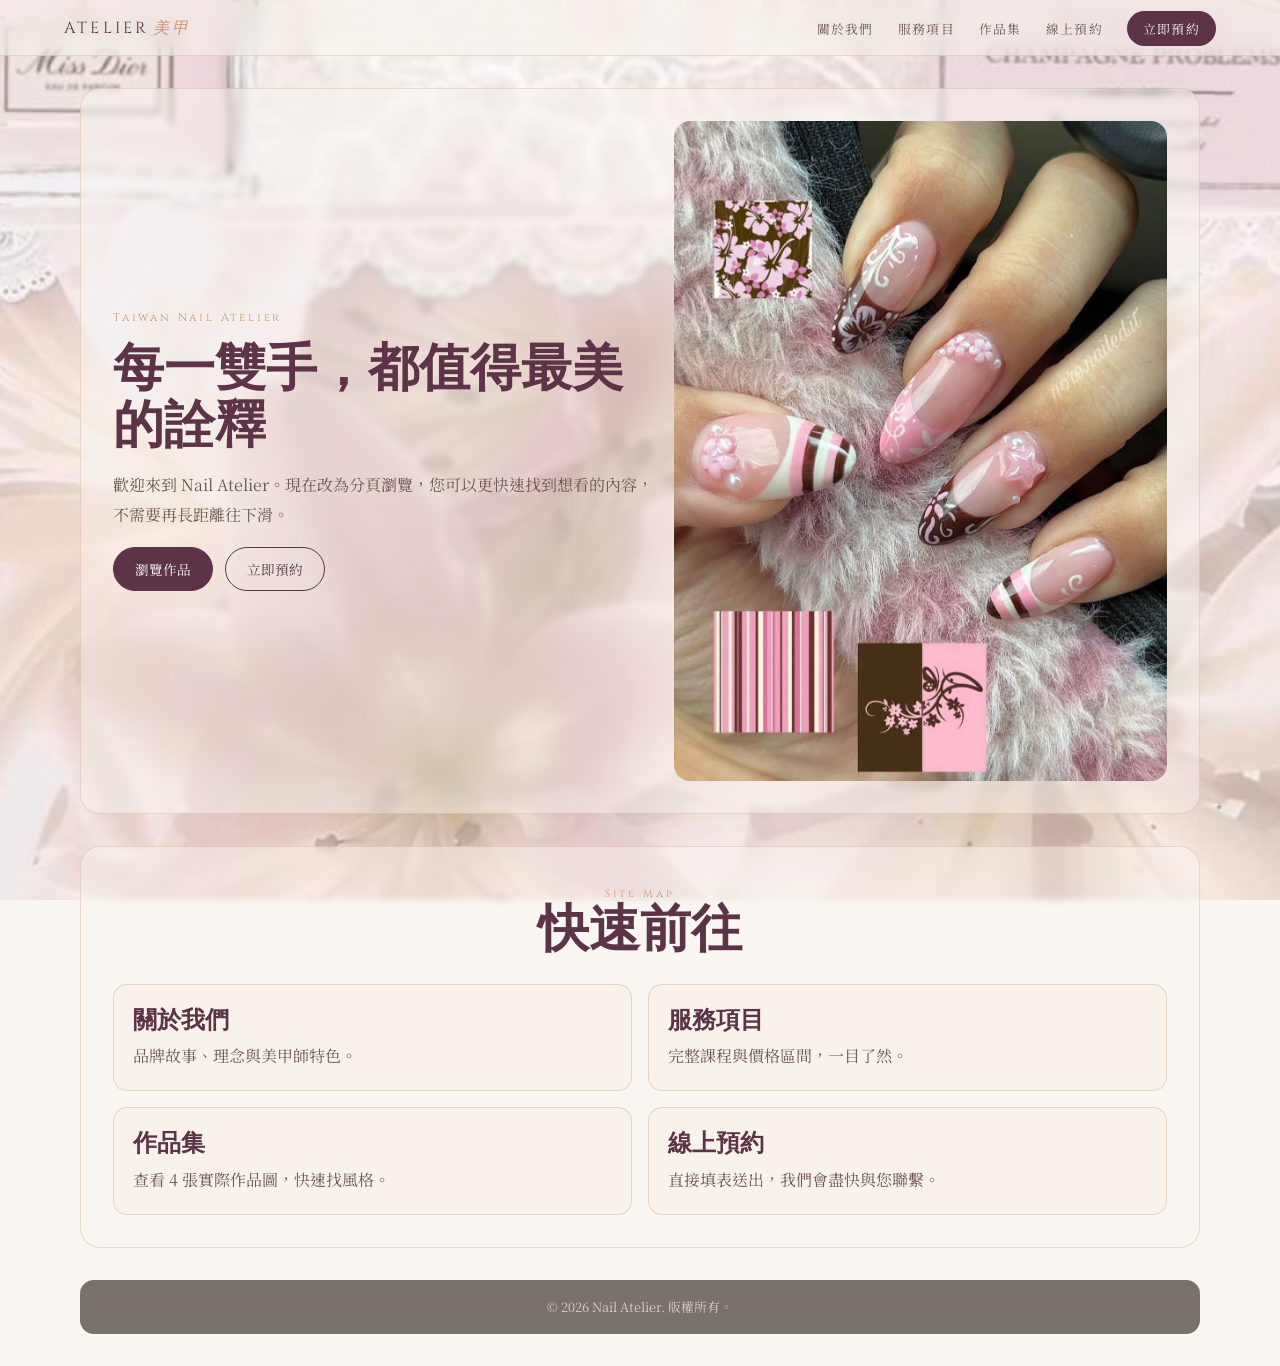
<file: index.html>
<!DOCTYPE html>
<html lang="zh-Hant">
<head>
  <meta charset="UTF-8" />
  <meta name="viewport" content="width=device-width, initial-scale=1.0" />
  <title>美甲沙龍 | Nail Atelier</title>
  <link rel="preconnect" href="https://fonts.googleapis.com" />
  <link rel="preconnect" href="https://fonts.gstatic.com" crossorigin />
  <link href="https://fonts.googleapis.com/css2?family=Cormorant+Garamond:ital,wght@0,300;0,400;0,500;1,300;1,400&family=Noto+Serif+TC:wght@300;400;500;600&family=Cinzel:wght@400;500&display=swap" rel="stylesheet" />
  <link rel="stylesheet" href="styles.css" />
</head>
<body>
  <nav>
    <a href="Nail_Salon.html" class="nav-logo">ATELIER<span>美甲</span></a>
    <ul class="nav-links">
      <li><a href="about.html">關於我們</a></li>
      <li><a href="services.html">服務項目</a></li>
      <li><a href="gallery.html">作品集</a></li>
      <li><a href="booking.html">線上預約</a></li>
      <li><a href="booking.html" class="nav-cta">立即預約</a></li>
    </ul>
  </nav>

  <main>
    <section class="hero page-shell">
      <div class="hero-left">
        <p class="hero-eyebrow">Taiwan Nail Atelier</p>
        <h1 class="hero-title">每一雙手，都值得最美的詮釋</h1>
        <p class="hero-subtitle">歡迎來到 Nail Atelier。現在改為分頁瀏覽，您可以更快速找到想看的內容，不需要再長距離往下滑。</p>
        <div class="hero-actions">
          <a href="gallery.html" class="btn-primary">瀏覽作品</a>
          <a href="booking.html" class="btn-secondary">立即預約</a>
        </div>
      </div>
      <div class="hero-right">
        <img src="Pictures/Nail_Pictures/nail1.png" alt="Nail Art Hero" />
      </div>
    </section>

    <section class="page-shell quick-links">
      <div class="section-header">
        <span class="section-tag">Site Map</span>
        <h2 class="section-title">快速前往</h2>
      </div>
      <div class="card-grid">
        <a class="panel-card" href="about.html">
          <h3>關於我們</h3>
          <p>品牌故事、理念與美甲師特色。</p>
        </a>
        <a class="panel-card" href="services.html">
          <h3>服務項目</h3>
          <p>完整課程與價格區間，一目了然。</p>
        </a>
        <a class="panel-card" href="gallery.html">
          <h3>作品集</h3>
          <p>查看 4 張實際作品圖，快速找風格。</p>
        </a>
        <a class="panel-card" href="booking.html">
          <h3>線上預約</h3>
          <p>直接填表送出，我們會盡快與您聯繫。</p>
        </a>
      </div>
    </section>
  </main>

  <footer>
    <p class="footer-copy">&copy; <span id="year"></span> Nail Atelier. 版權所有。</p>
  </footer>

  <script src="script.js"></script>
</body>
</html>
</file>
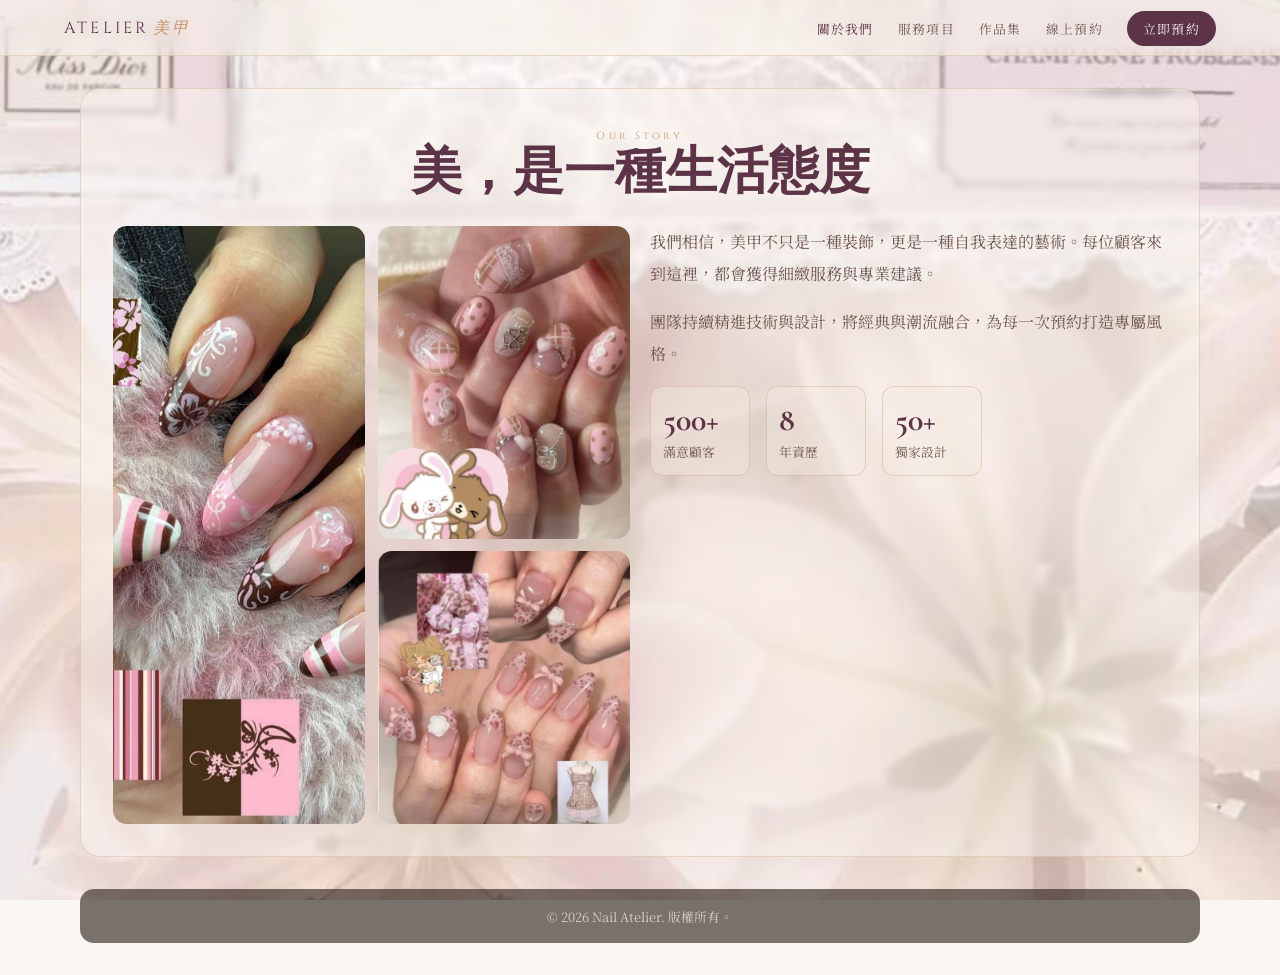
<file: about.html>
<!DOCTYPE html>
<html lang="zh-Hant">
<head>
  <meta charset="UTF-8" />
  <meta name="viewport" content="width=device-width, initial-scale=1.0" />
  <title>關於我們 | Nail Atelier</title>
  <link rel="preconnect" href="https://fonts.googleapis.com" />
  <link rel="preconnect" href="https://fonts.gstatic.com" crossorigin />
  <link href="https://fonts.googleapis.com/css2?family=Cormorant+Garamond:ital,wght@0,300;0,400;0,500;1,300;1,400&family=Noto+Serif+TC:wght@300;400;500;600&family=Cinzel:wght@400;500&display=swap" rel="stylesheet" />
  <link rel="stylesheet" href="styles.css" />
</head>
<body>
  <nav>
    <a href="Nail_Salon.html" class="nav-logo">ATELIER<span>美甲</span></a>
    <ul class="nav-links">
      <li><a class="active" href="about.html">關於我們</a></li>
      <li><a href="services.html">服務項目</a></li>
      <li><a href="gallery.html">作品集</a></li>
      <li><a href="booking.html">線上預約</a></li>
      <li><a href="booking.html" class="nav-cta">立即預約</a></li>
    </ul>
  </nav>

  <main class="page-shell single-page">
    <div class="section-header">
      <span class="section-tag">Our Story</span>
      <h1 class="section-title">美，是一種生活態度</h1>
    </div>

    <section class="about-layout">
      <div class="about-image-grid">
        <div class="about-img-box tall"><img src="Pictures/Nail_Pictures/nail1.png" alt="Nail Art 1" /></div>
        <div class="about-img-box"><img src="Pictures/Nail_Pictures/nail2.png" alt="Nail Art 2" /></div>
        <div class="about-img-box"><img src="Pictures/Nail_Pictures/nail3.png" alt="Nail Art 3" /></div>
      </div>
      <div>
        <p>我們相信，美甲不只是一種裝飾，更是一種自我表達的藝術。每位顧客來到這裡，都會獲得細緻服務與專業建議。</p>
        <p>團隊持續精進技術與設計，將經典與潮流融合，為每一次預約打造專屬風格。</p>
        <div class="stat-row">
          <div><strong>500+</strong><span>滿意顧客</span></div>
          <div><strong>8</strong><span>年資歷</span></div>
          <div><strong>50+</strong><span>獨家設計</span></div>
        </div>
      </div>
    </section>
  </main>

  <footer>
    <p class="footer-copy">&copy; <span id="year"></span> Nail Atelier. 版權所有。</p>
  </footer>

  <script src="script.js"></script>
</body>
</html>
</file>
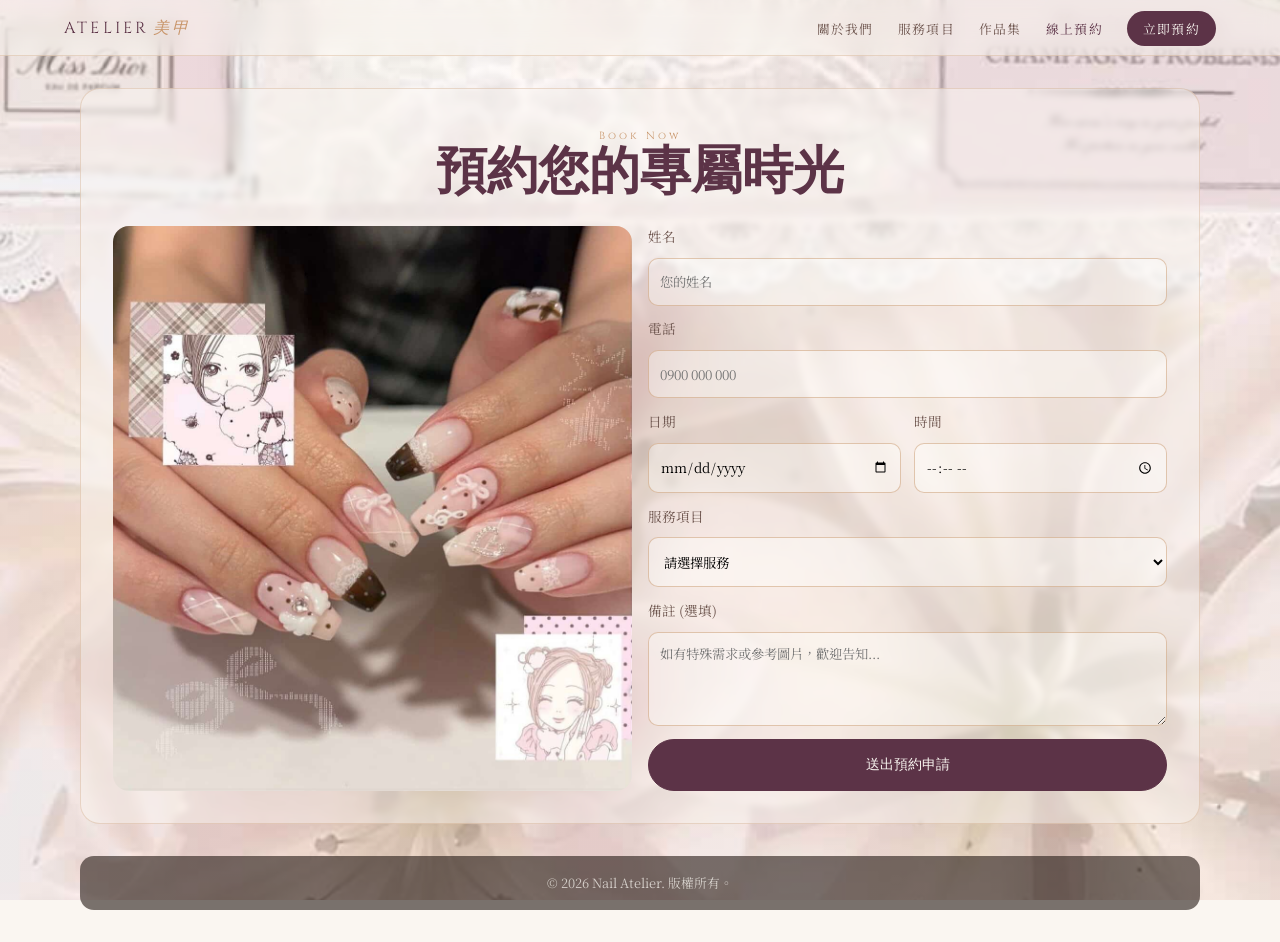
<file: booking.html>
<!DOCTYPE html>
<html lang="zh-Hant">
<head>
  <meta charset="UTF-8" />
  <meta name="viewport" content="width=device-width, initial-scale=1.0" />
  <title>線上預約 | Nail Atelier</title>
  <link rel="preconnect" href="https://fonts.googleapis.com" />
  <link rel="preconnect" href="https://fonts.gstatic.com" crossorigin />
  <link href="https://fonts.googleapis.com/css2?family=Cormorant+Garamond:ital,wght@0,300;0,400;0,500;1,300;1,400&family=Noto+Serif+TC:wght@300;400;500;600&family=Cinzel:wght@400;500&display=swap" rel="stylesheet" />
  <link rel="stylesheet" href="styles.css" />
</head>
<body>
  <nav>
    <a href="Nail_Salon.html" class="nav-logo">ATELIER<span>美甲</span></a>
    <ul class="nav-links">
      <li><a href="about.html">關於我們</a></li>
      <li><a href="services.html">服務項目</a></li>
      <li><a href="gallery.html">作品集</a></li>
      <li><a class="active" href="booking.html">線上預約</a></li>
      <li><a href="booking.html" class="nav-cta">立即預約</a></li>
    </ul>
  </nav>

  <main class="page-shell single-page">
    <div class="section-header">
      <span class="section-tag">Book Now</span>
      <h1 class="section-title">預約您的專屬時光</h1>
    </div>

    <section class="booking-layout">
      <div class="booking-image-wrap">
        <img src="Pictures/Nail_Pictures/nail4.png" alt="Booking" />
      </div>
      <form class="booking-form" id="booking-form">
        <label>姓名<input type="text" placeholder="您的姓名" required /></label>
        <label>電話<input type="tel" placeholder="0900 000 000" required /></label>
        <div class="form-row">
          <label>日期<input type="date" required /></label>
          <label>時間<input type="time" required /></label>
        </div>
        <label>服務項目
          <select required>
            <option value="">請選擇服務</option>
            <option>凝膠美甲</option>
            <option>藝術彩繪</option>
            <option>水晶延甲</option>
            <option>美甲護理</option>
            <option>漸層渲染</option>
            <option>婚慶專案</option>
          </select>
        </label>
        <label>備註 (選填)<textarea placeholder="如有特殊需求或參考圖片，歡迎告知..."></textarea></label>
        <button class="btn-primary" type="submit">送出預約申請</button>
      </form>
    </section>
  </main>

  <footer>
    <p class="footer-copy">&copy; <span id="year"></span> Nail Atelier. 版權所有。</p>
  </footer>

  <script src="script.js"></script>
</body>
</html>
</file>
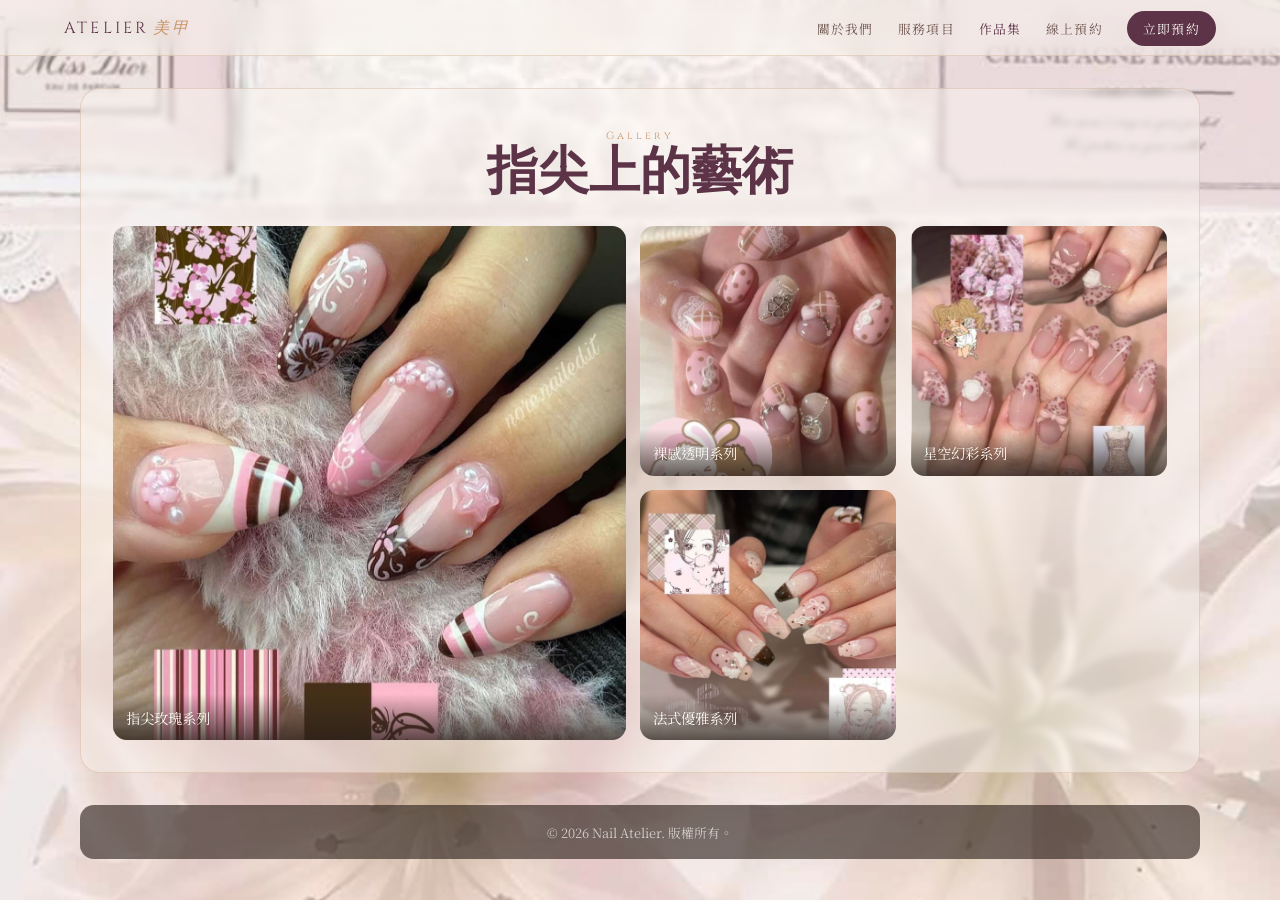
<file: gallery.html>
<!DOCTYPE html>
<html lang="zh-Hant">
<head>
  <meta charset="UTF-8" />
  <meta name="viewport" content="width=device-width, initial-scale=1.0" />
  <title>作品集 | Nail Atelier</title>
  <link rel="preconnect" href="https://fonts.googleapis.com" />
  <link rel="preconnect" href="https://fonts.gstatic.com" crossorigin />
  <link href="https://fonts.googleapis.com/css2?family=Cormorant+Garamond:ital,wght@0,300;0,400;0,500;1,300;1,400&family=Noto+Serif+TC:wght@300;400;500;600&family=Cinzel:wght@400;500&display=swap" rel="stylesheet" />
  <link rel="stylesheet" href="styles.css" />
</head>
<body>
  <nav>
    <a href="Nail_Salon.html" class="nav-logo">ATELIER<span>美甲</span></a>
    <ul class="nav-links">
      <li><a href="about.html">關於我們</a></li>
      <li><a href="services.html">服務項目</a></li>
      <li><a class="active" href="gallery.html">作品集</a></li>
      <li><a href="booking.html">線上預約</a></li>
      <li><a href="booking.html" class="nav-cta">立即預約</a></li>
    </ul>
  </nav>

  <main class="page-shell single-page">
    <div class="section-header">
      <span class="section-tag">Gallery</span>
      <h1 class="section-title">指尖上的藝術</h1>
    </div>

    <section class="gallery-grid">
      <figure class="gallery-card large"><img src="Pictures/Nail_Pictures/nail1.png" alt="Nail Art 1" /><figcaption>指尖玫瑰系列</figcaption></figure>
      <figure class="gallery-card"><img src="Pictures/Nail_Pictures/nail2.png" alt="Nail Art 2" /><figcaption>裸感透明系列</figcaption></figure>
      <figure class="gallery-card"><img src="Pictures/Nail_Pictures/nail3.png" alt="Nail Art 3" /><figcaption>星空幻彩系列</figcaption></figure>
      <figure class="gallery-card"><img src="Pictures/Nail_Pictures/nail4.png" alt="Nail Art 4" /><figcaption>法式優雅系列</figcaption></figure>
    </section>
  </main>

  <footer>
    <p class="footer-copy">&copy; <span id="year"></span> Nail Atelier. 版權所有。</p>
  </footer>

  <script src="script.js"></script>
</body>
</html>
</file>
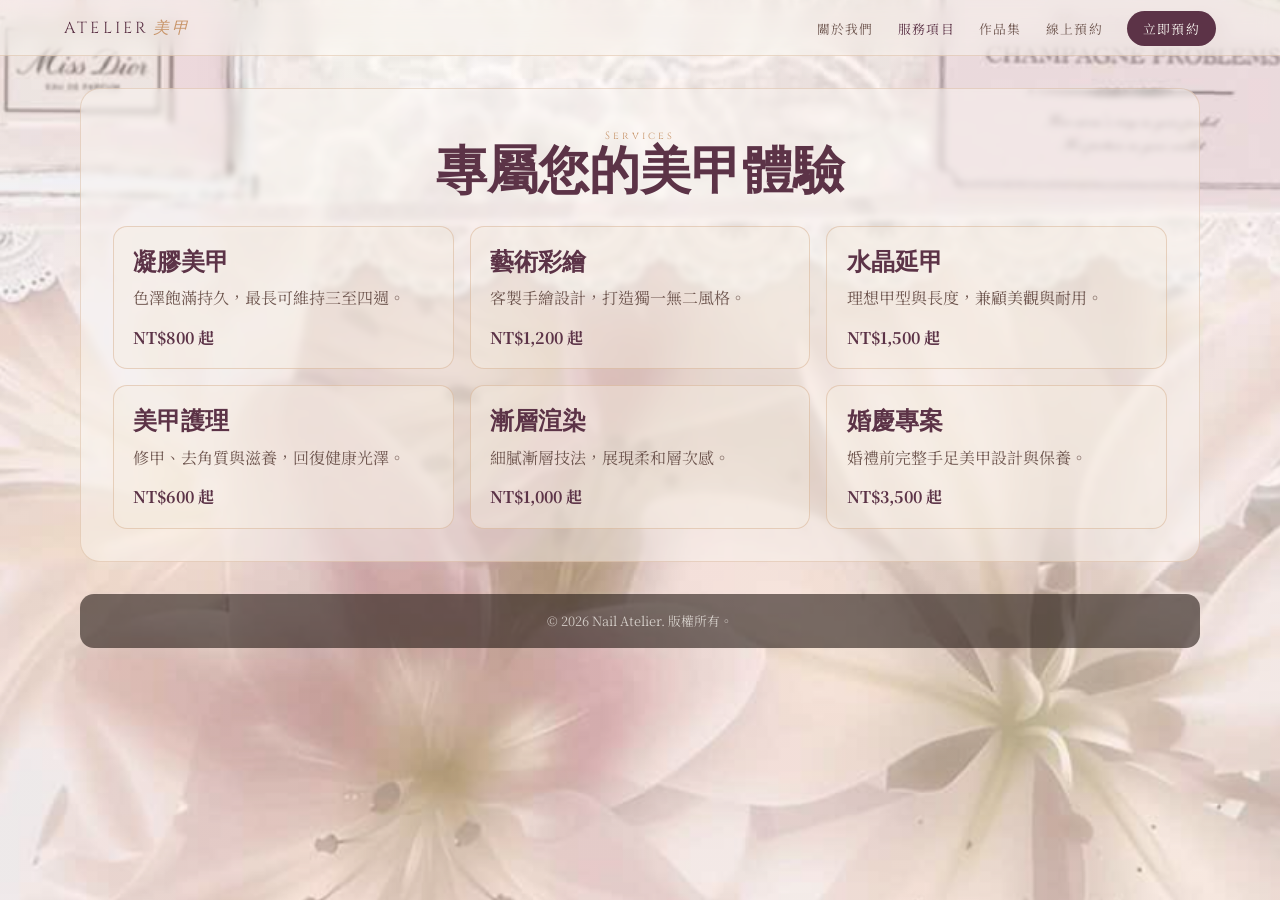
<file: services.html>
<!DOCTYPE html>
<html lang="zh-Hant">
<head>
  <meta charset="UTF-8" />
  <meta name="viewport" content="width=device-width, initial-scale=1.0" />
  <title>服務項目 | Nail Atelier</title>
  <link rel="preconnect" href="https://fonts.googleapis.com" />
  <link rel="preconnect" href="https://fonts.gstatic.com" crossorigin />
  <link href="https://fonts.googleapis.com/css2?family=Cormorant+Garamond:ital,wght@0,300;0,400;0,500;1,300;1,400&family=Noto+Serif+TC:wght@300;400;500;600&family=Cinzel:wght@400;500&display=swap" rel="stylesheet" />
  <link rel="stylesheet" href="styles.css" />
</head>
<body>
  <nav>
    <a href="Nail_Salon.html" class="nav-logo">ATELIER<span>美甲</span></a>
    <ul class="nav-links">
      <li><a href="about.html">關於我們</a></li>
      <li><a class="active" href="services.html">服務項目</a></li>
      <li><a href="gallery.html">作品集</a></li>
      <li><a href="booking.html">線上預約</a></li>
      <li><a href="booking.html" class="nav-cta">立即預約</a></li>
    </ul>
  </nav>

  <main class="page-shell single-page">
    <div class="section-header">
      <span class="section-tag">Services</span>
      <h1 class="section-title">專屬您的美甲體驗</h1>
    </div>

    <section class="card-grid services-grid">
      <article class="panel-card"><h3>凝膠美甲</h3><p>色澤飽滿持久，最長可維持三至四週。</p><strong>NT$800 起</strong></article>
      <article class="panel-card"><h3>藝術彩繪</h3><p>客製手繪設計，打造獨一無二風格。</p><strong>NT$1,200 起</strong></article>
      <article class="panel-card"><h3>水晶延甲</h3><p>理想甲型與長度，兼顧美觀與耐用。</p><strong>NT$1,500 起</strong></article>
      <article class="panel-card"><h3>美甲護理</h3><p>修甲、去角質與滋養，回復健康光澤。</p><strong>NT$600 起</strong></article>
      <article class="panel-card"><h3>漸層渲染</h3><p>細膩漸層技法，展現柔和層次感。</p><strong>NT$1,000 起</strong></article>
      <article class="panel-card"><h3>婚慶專案</h3><p>婚禮前完整手足美甲設計與保養。</p><strong>NT$3,500 起</strong></article>
    </section>
  </main>

  <footer>
    <p class="footer-copy">&copy; <span id="year"></span> Nail Atelier. 版權所有。</p>
  </footer>

  <script src="script.js"></script>
</body>
</html>
</file>
<file: styles.css>
* { box-sizing: border-box; margin: 0; padding: 0; }

:root {
  --cream: #faf6f1;
  --ivory: #f3ebe0;
  --rose-gold: #c8956a;
  --mauve-dark: #5c3347;
  --charcoal: #2a1f1a;
  --text-soft: #6f5750;
  --panel: rgba(250, 246, 241, 0.46);
}

body {
  min-height: 100vh;
  color: var(--charcoal);
  font-family: 'Noto Serif TC', serif;
  background: var(--cream);
  position: relative;
  isolation: isolate;
}

body::before {
  content: "";
  position: fixed;
  inset: 0;
  background-image:
    linear-gradient(rgba(250, 246, 241, 0.16), rgba(250, 246, 241, 0.16)),
    url("Pictures/Background.png");
  background-size: cover;
  background-position: center;
  background-repeat: no-repeat;
  pointer-events: none;
  z-index: -2;
}

nav {
  position: sticky;
  top: 0;
  z-index: 20;
  display: flex;
  justify-content: space-between;
  align-items: center;
  padding: 1rem 5%;
  background: rgba(250, 246, 241, 0.48);
  backdrop-filter: blur(10px);
  border-bottom: 1px solid rgba(200, 149, 106, 0.3);
}

.nav-logo {
  text-decoration: none;
  color: var(--mauve-dark);
  letter-spacing: 0.2em;
  font-family: 'Cinzel', serif;
  font-size: 1rem;
}

.nav-logo span {
  color: var(--rose-gold);
  font-style: italic;
  font-family: 'Cormorant Garamond', serif;
  margin-left: 0.2rem;
}

.nav-links {
  list-style: none;
  display: flex;
  gap: 1.5rem;
  align-items: center;
}

.nav-links a {
  text-decoration: none;
  color: var(--text-soft);
  font-size: 0.8rem;
  letter-spacing: 0.1em;
}

.nav-links a.active,
.nav-links a:hover {
  color: var(--mauve-dark);
}

.nav-cta {
  background: var(--mauve-dark);
  color: var(--cream) !important;
  padding: 0.5rem 1rem;
  border-radius: 999px;
}

.page-shell {
  width: min(1120px, 92%);
  margin: 2rem auto;
  background: var(--panel);
  border: 1px solid rgba(200, 149, 106, 0.3);
  border-radius: 20px;
  backdrop-filter: blur(3px);
}

.hero {
  display: grid;
  grid-template-columns: 1.1fr 1fr;
  gap: 1.2rem;
  padding: 2rem;
  align-items: stretch;
}

.hero-left {
  display: flex;
  flex-direction: column;
  justify-content: center;
  gap: 1rem;
}

.hero-eyebrow {
  font-family: 'Cinzel', serif;
  letter-spacing: 0.25em;
  color: var(--rose-gold);
  font-size: 0.7rem;
}

.hero-title,
.section-title {
  font-family: 'Cormorant Garamond', serif;
  color: var(--mauve-dark);
  font-size: clamp(2rem, 4vw, 3.4rem);
  line-height: 1.1;
}

.hero-subtitle {
  color: var(--text-soft);
  line-height: 1.9;
}

.hero-actions {
  display: flex;
  gap: 0.8rem;
  flex-wrap: wrap;
}

.btn-primary,
.btn-secondary {
  text-decoration: none;
  padding: 0.7rem 1.3rem;
  border-radius: 999px;
  font-size: 0.85rem;
  border: 1px solid var(--mauve-dark);
  cursor: pointer;
}

.btn-primary {
  background: var(--mauve-dark);
  color: var(--cream);
}

.btn-secondary {
  color: var(--mauve-dark);
  background: transparent;
}

.hero-right img,
.about-img-box img,
.gallery-card img,
.booking-image-wrap img {
  width: 100%;
  height: 100%;
  object-fit: cover;
  display: block;
}

.hero-right {
  min-height: 360px;
  overflow: hidden;
  border-radius: 16px;
}

.quick-links {
  padding: 2rem;
}

.section-header {
  text-align: center;
  margin-bottom: 1.6rem;
}

.section-tag {
  font-family: 'Cinzel', serif;
  letter-spacing: 0.3em;
  font-size: 0.65rem;
  color: var(--rose-gold);
}

.card-grid {
  display: grid;
  grid-template-columns: repeat(2, 1fr);
  gap: 1rem;
}

.panel-card {
  background: rgba(243, 235, 224, 0.46);
  border: 1px solid rgba(200, 149, 106, 0.35);
  border-radius: 14px;
  padding: 1.2rem;
  color: var(--charcoal);
  text-decoration: none;
}

.panel-card h3 {
  font-family: 'Cormorant Garamond', serif;
  color: var(--mauve-dark);
  margin-bottom: 0.4rem;
  font-size: 1.5rem;
}

.panel-card p {
  color: var(--text-soft);
  line-height: 1.8;
}

.single-page {
  padding: 2rem;
}

.about-layout {
  display: grid;
  grid-template-columns: 1fr 1fr;
  gap: 1.2rem;
}

.about-image-grid {
  display: grid;
  grid-template-columns: 1fr 1fr;
  gap: 0.8rem;
}

.about-img-box {
  min-height: 180px;
  border-radius: 14px;
  overflow: hidden;
}

.about-img-box.tall {
  grid-row: span 2;
}

.about-layout p {
  color: var(--text-soft);
  line-height: 2;
  margin-bottom: 1rem;
}

.stat-row {
  display: flex;
  gap: 1rem;
}

.stat-row div {
  background: rgba(243, 235, 224, 0.4);
  border: 1px solid rgba(200, 149, 106, 0.35);
  border-radius: 12px;
  padding: 0.8rem;
  min-width: 100px;
}

.stat-row strong {
  display: block;
  font-family: 'Cormorant Garamond', serif;
  color: var(--mauve-dark);
  font-size: 2rem;
}

.stat-row span {
  color: var(--text-soft);
  font-size: 0.8rem;
}

.services-grid {
  grid-template-columns: repeat(3, 1fr);
}

.services-grid .panel-card strong {
  color: var(--mauve-dark);
  display: inline-block;
  margin-top: 0.8rem;
}

.gallery-grid {
  display: grid;
  grid-template-columns: 2fr 1fr 1fr;
  grid-auto-rows: 250px;
  gap: 0.9rem;
}

.gallery-card {
  margin: 0;
  overflow: hidden;
  border-radius: 14px;
  position: relative;
}

.gallery-card.large {
  grid-row: span 2;
}

.gallery-card figcaption {
  position: absolute;
  left: 0;
  right: 0;
  bottom: 0;
  padding: 0.8rem;
  color: var(--cream);
  background: linear-gradient(transparent, rgba(42, 31, 26, 0.75));
  font-size: 0.9rem;
}

.booking-layout {
  display: grid;
  grid-template-columns: 1fr 1fr;
  gap: 1rem;
}

.booking-image-wrap {
  min-height: 420px;
  overflow: hidden;
  border-radius: 16px;
}

.booking-form {
  display: grid;
  gap: 0.8rem;
}

.booking-form label {
  display: grid;
  gap: 0.45rem;
  color: var(--text-soft);
  font-size: 0.85rem;
}

.form-row {
  display: grid;
  grid-template-columns: 1fr 1fr;
  gap: 0.8rem;
}

.booking-form input,
.booking-form select,
.booking-form textarea {
  width: 100%;
  border: 1px solid rgba(200, 149, 106, 0.5);
  border-radius: 10px;
  background: rgba(255, 255, 255, 0.38);
  padding: 0.7rem;
  font-family: 'Noto Serif TC', serif;
}

.booking-form textarea {
  min-height: 90px;
  resize: vertical;
}

footer {
  width: min(1120px, 92%);
  margin: 0 auto 2rem;
  padding: 1.1rem 1.2rem;
  background: rgba(42, 31, 26, 0.62);
  border-radius: 14px;
  text-align: center;
}

.footer-copy {
  color: rgba(250, 246, 241, 0.72);
  font-size: 0.8rem;
}

@media (max-width: 960px) {
  .hero,
  .about-layout,
  .booking-layout {
    grid-template-columns: 1fr;
  }

  .services-grid {
    grid-template-columns: 1fr 1fr;
  }

  .gallery-grid {
    grid-template-columns: 1fr 1fr;
    grid-auto-rows: 220px;
  }

  .gallery-card.large {
    grid-row: span 1;
  }
}

@media (max-width: 680px) {
  .page-shell {
    background: rgba(250, 246, 241, 0.38);
  }

  .panel-card {
    background: rgba(243, 235, 224, 0.4);
  }

  .stat-row div {
    background: rgba(243, 235, 224, 0.32);
  }

  nav {
    flex-direction: column;
    gap: 0.7rem;
  }

  .nav-links {
    flex-wrap: wrap;
    justify-content: center;
    gap: 0.8rem;
  }

  .card-grid,
  .services-grid,
  .form-row {
    grid-template-columns: 1fr;
  }
}
</file>
